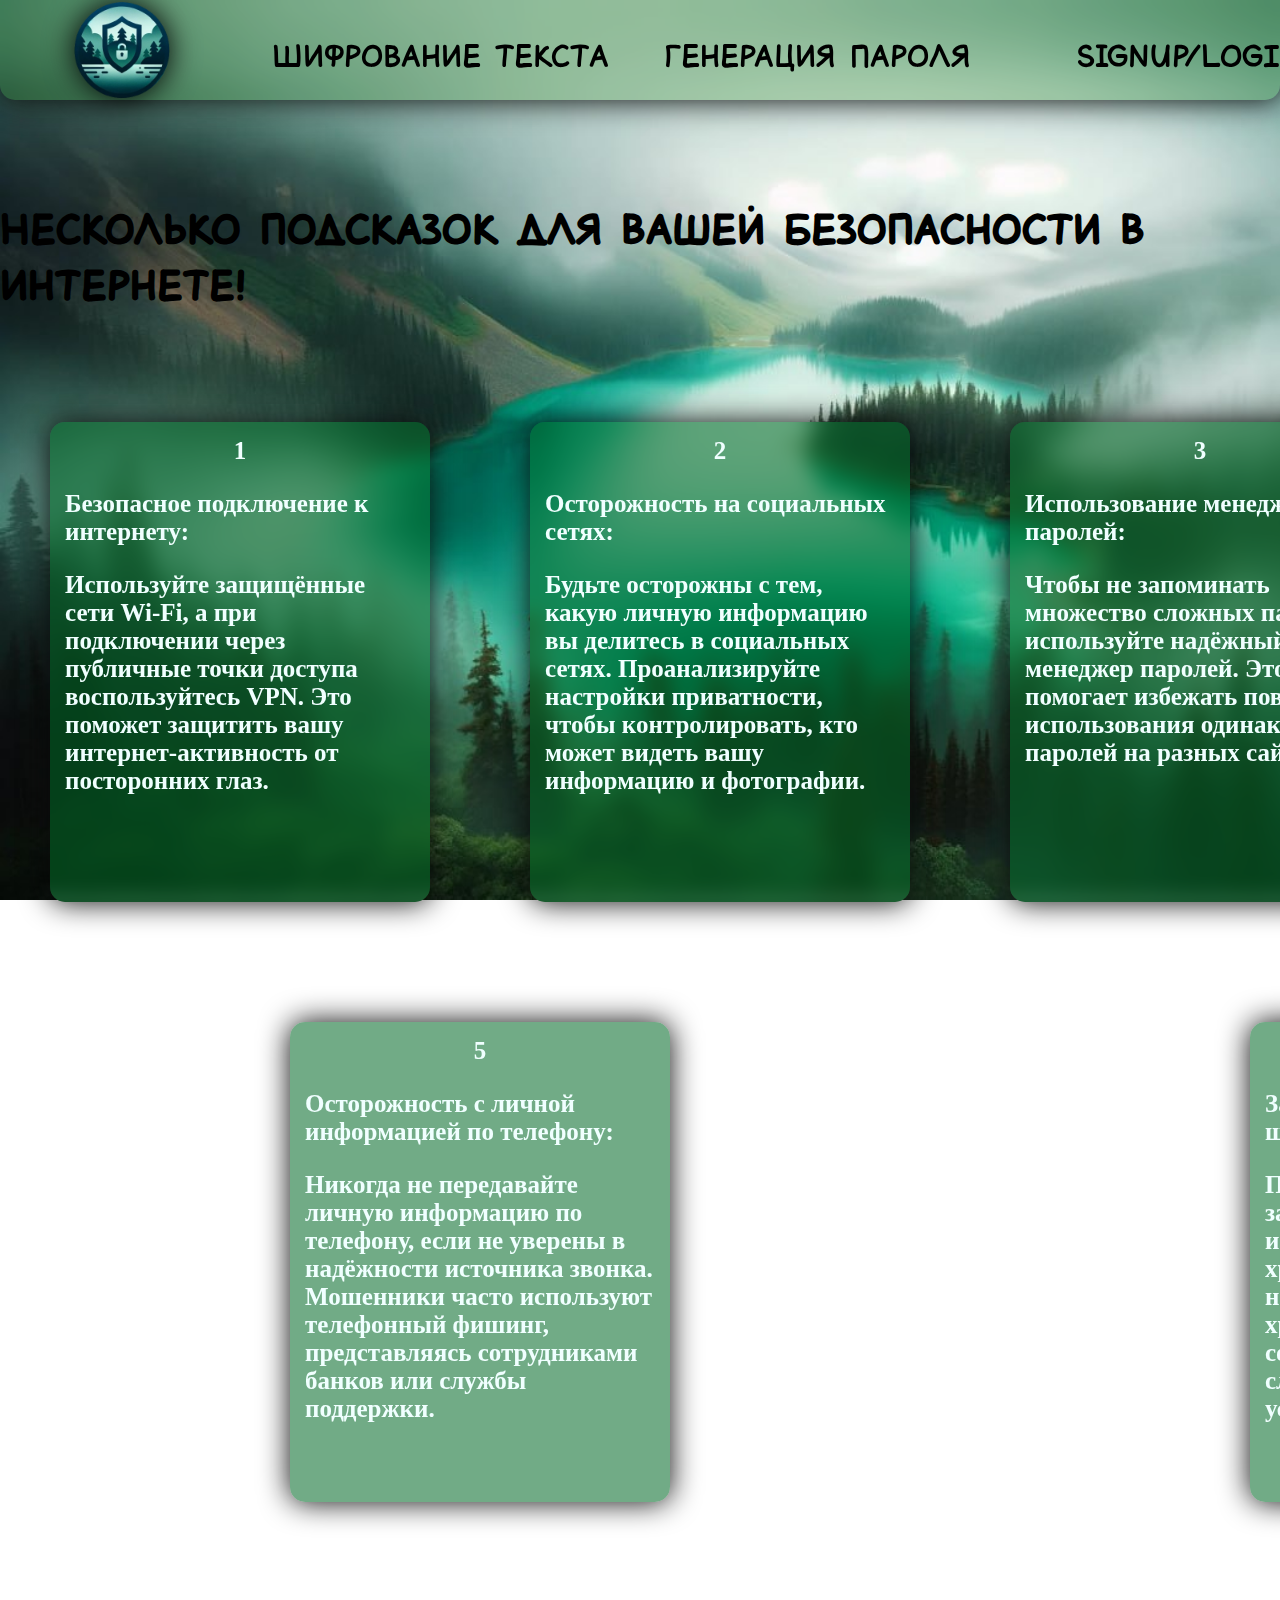
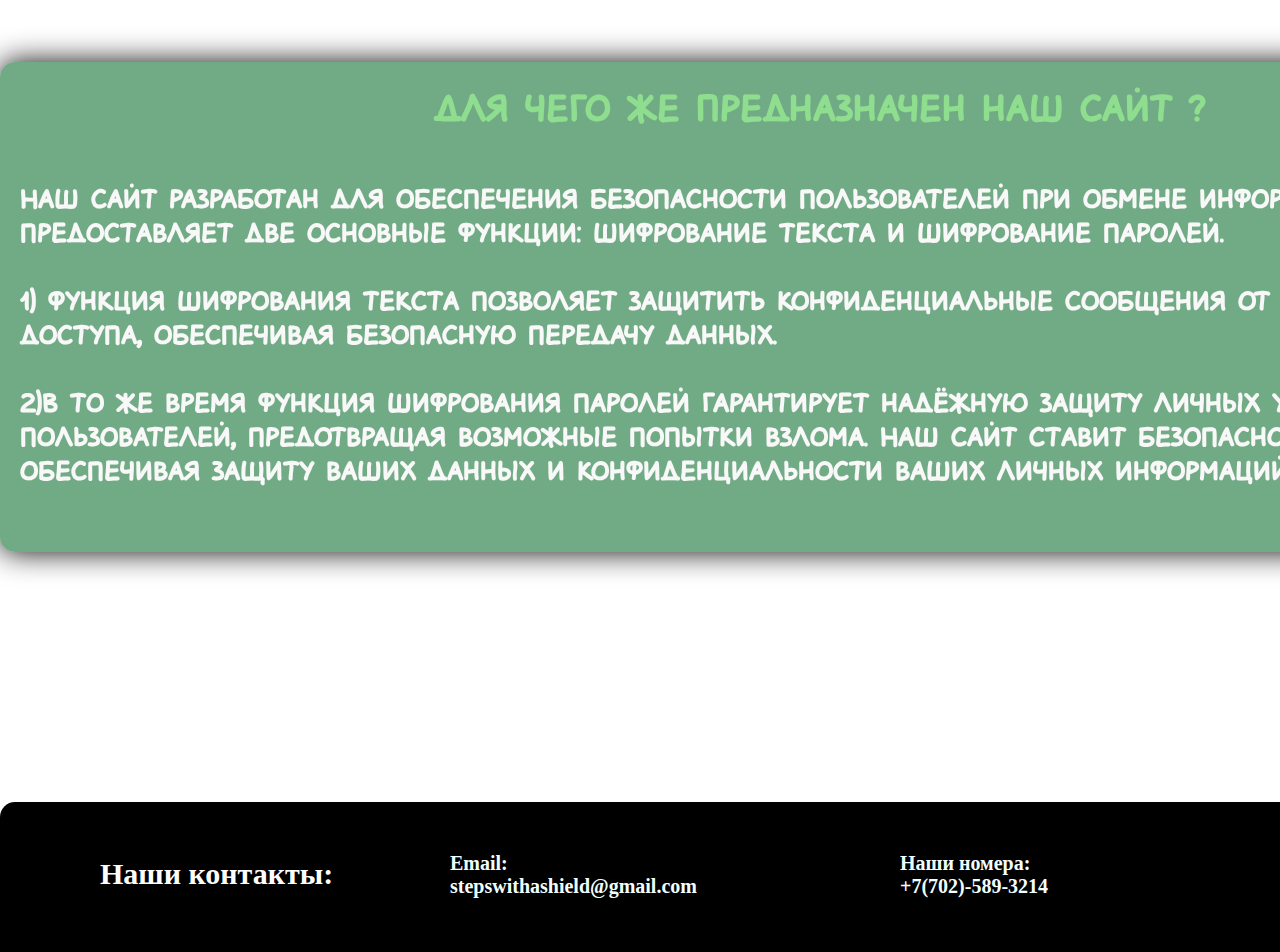
<file: html/index.html>
<!DOCTYPE html>
<html lang="en">
<head>
    <meta charset="UTF-8">
    <meta name="viewport" content="width=device-width, initial-scale=1.0">
    <title>Steps with a Shield | HOME</title>

<!-- ФАВИКОНЫ -->
<link rel="apple-touch-icon" sizes="180x180" href="../favicon/apple-touch-icon.png">
<link rel="icon" type="image/png" sizes="32x32" href="../favicon/favicon-32x32.png">
<link rel="icon" type="image/png" sizes="16x16" href="../favicon/favicon-16x16.png">
<link rel="icon" type="image/png" sizes="512x512" href="../favicon/android-chrome-512x512.png">
<link rel="icon" type="image/png" sizes="192x192" href="../favicon/android-chrome-192x192.png">
<link rel="manifest" href="../favicon/site.webmanifest">
<link rel="mask-icon" href="../favicon/safari-pinned-tab.svg" color="#5bb1d5">
<meta name="msapplication-TileColor" content="#00aba9">
<meta name="theme-color" content="#ffffff">

<!-- CSS -->
<link rel="stylesheet" href="../css/index.css">
</head>
<body>
    <div class="header">
        <img src="../img/LOGO.png" alt="#" id="LOGOHOME">
        <button id="txt_encryption">Шифрование текста</button>
        <button id="pass_generation">Генерация пароля</button>
        <button id="SignUpLogIn">SignUp/LogIn</button>
    </div>
    <p id="headsov1">Несколько подсказок для вашей безопасности в интернете!</p>
    <div class="sov1">
        <div class="txt1">
            <p id="txt1">1</p>
            <p>Безопасное подключение к интернету:</p>
            <p>Используйте защищённые сети Wi-Fi, а при подключении через публичные точки доступа воспользуйтесь VPN. Это поможет защитить вашу интернет-активность от посторонних глаз.</p>
        </div>
        <div class="txt2">
            <p id="txt1">2</p>
            <p>Осторожность на социальных сетях:</p>
            <p>Будьте осторожны с тем, какую личную информацию вы делитесь в социальных сетях. Проанализируйте настройки приватности, чтобы контролировать, кто может видеть вашу информацию и фотографии.</p>
        </div>
        <div class="txt3">
            <p id="txt1">3</p>
            <p>Использование менеджера паролей:</p>
            <p>Чтобы не запоминать множество сложных паролей, используйте надёжный менеджер паролей. Это также помогает избежать повторного использования одинаковых паролей на разных сайтах.</p>
        </div>
        <div class="txt4">
            <p id="txt1">4</p>
            <p>Физическая безопасность устройств:</p>
            <p>Не оставляйте свои мобильные устройства, ноутбуки или планшеты без присмотра в общественных местах. Установите пароли на блокировку экрана и активируйте функции удалённого стирания данных для случаев утери или кражи.</p>
        </div>
    </div>
    <div class="sov2">
        <div class="txt5">
            <p id="txt1">5</p>
            <p>Осторожность с личной информацией по телефону:</p>
            <p>Никогда не передавайте личную информацию по телефону, если не уверены в надёжности источника звонка. Мошенники часто используют телефонный фишинг, представляясь сотрудниками банков или службы поддержки.</p>
        </div>
        <div class="txt6">
            <p id="txt1">6</p>
            <p>Защита данных через шифрование:</p>
            <p>Применяйте шифрование для защиты конфиденциальной информации, особенно при её хранении на портативных носителях или в облачных хранилищах. Это обеспечит сохранность данных даже в случае утраты или кражи устройства.</p>
        </div>
    </div>
    <div class="infous">
        <p id="ussite">Для чего же предназначен наш сайт ?</p>
        <p id="ussite1">Наш сайт разработан для обеспечения безопасности пользователей при обмене информацией. Он предоставляет две основные функции: шифрование текста и шифрование паролей. <br><br>1) Функция шифрования текста позволяет защитить конфиденциальные сообщения от несанкционированного доступа, обеспечивая безопасную передачу данных. <br><br>2)В то же время функция шифрования паролей гарантирует надёжную защиту личных учетных записей пользователей, предотвращая возможные попытки взлома. Наш сайт ставит безопасность в приоритет, обеспечивая защиту ваших данных и конфиденциальности ваших личных информаций.</p>
    </div>

    <div class="footer">
        <p id="Contact">Наши контакты:</p>
        <p id="Email">Email:<br> stepswithashield@gmail.com</p>
        <p id="Number">Наши номера: <br> +7(702)-589-3214</p>
        <a href="https://wa.me/+77025893214" class="WH" target="_blank"><img src="../img/Whatsapp.png" alt="#" id="WH"></a>
        <a href="https://t.me/Dfgeak" class="TG" target="_blank"><img src="../img/Telegram.png" alt="#" id="TG"></a>
    </div>
</body>
<!-- JS -->
<script src="../JS/index.js"></script>
</html>
</file>
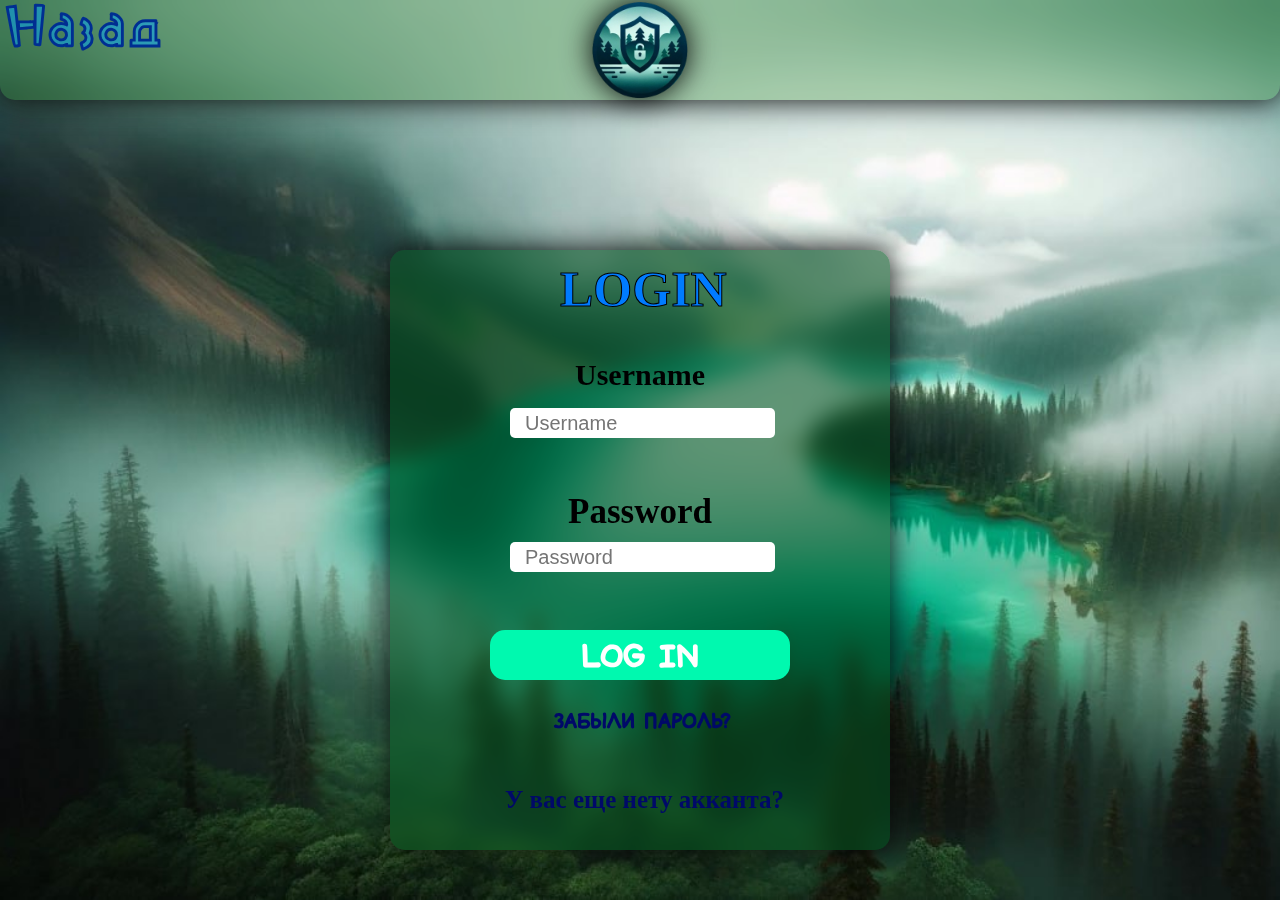
<file: html/login.html>
<!DOCTYPE html>
<html lang="en">
<head>
    <meta charset="UTF-8">
    <meta name="viewport" content="width=device-width, initial-scale=1.0">
    <title>Steps with a Shield | LOGIN</title>

    <!-- ФАВИКОНЫ -->
    <link rel="apple-touch-icon" sizes="180x180" href="../favicon/apple-touch-icon.png">
    <link rel="icon" type="image/png" sizes="32x32" href="../favicon/favicon-32x32.png">
    <link rel="icon" type="image/png" sizes="16x16" href="../favicon/favicon-16x16.png">
    <link rel="icon" type="image/png" sizes="512x512" href="../favicon/android-chrome-512x512.png">
    <link rel="icon" type="image/png" sizes="192x192" href="../favicon/android-chrome-192x192.png">
    <link rel="manifest" href="../favicon/site.webmanifest">
    <link rel="mask-icon" href="../favicon/safari-pinned-tab.svg" color="#5bb1d5">
    <meta name="msapplication-TileColor" content="#00aba9">
    <meta name="theme-color" content="#ffffff">

    <!-- CSS -->
    <link rel="stylesheet" href="../css/login.css">
</head>
<body>
    <button id="back">Назад</button>
    <div class="header">
        <img src="../img/LOGO.png" alt="#" id="LOGOHOME">
    </div>
    <div class="forgotpassinput" id="modal-content">
        <input type="text" id="changePasswordCode" placeholder="Enter Code">
        <button id="confirmChangePassword" >Подтвердить</button>
        <button id="cancelChangePassword">Отмена</button>
    </div> 
    <div class="npass">
        <input type="password" id="newpassword" placeholder="New Password">
        <input type="password" id="confnewpassword" placeholder="Repeat Password">
        <button id="confirmChangePassword1">Подтвердить</button>
        <button id="cancelChangePassword1">Отмена</button>
    </div>
        <div class="loginform">
                <p id="logintxt">LOGIN</p>
            <div class="username">
                <p  id="username">Username</p>
                <input type="text" id="username1" placeholder="Username">
            </div>
            <div class="password">
                <p id="password">Password</p>
                <input type="password" id="password1" placeholder="Password">
            </div>
            <a href="../html/register.html" id="signup">У вас еще нету акканта?</a>
            <button id="Forgotpass">Забыли пароль?</button>
            <div class="signin"><button id="signinbtn">LOG IN</button></div>
        </div>
    </div>
    <div id="error-message" class="error-message"></div> 
    <div id="successfully-message" class="successfully-message"></div>
</body>
<!-- JS -->
<script src="../JS/login.js"></script>
</html>
</file>
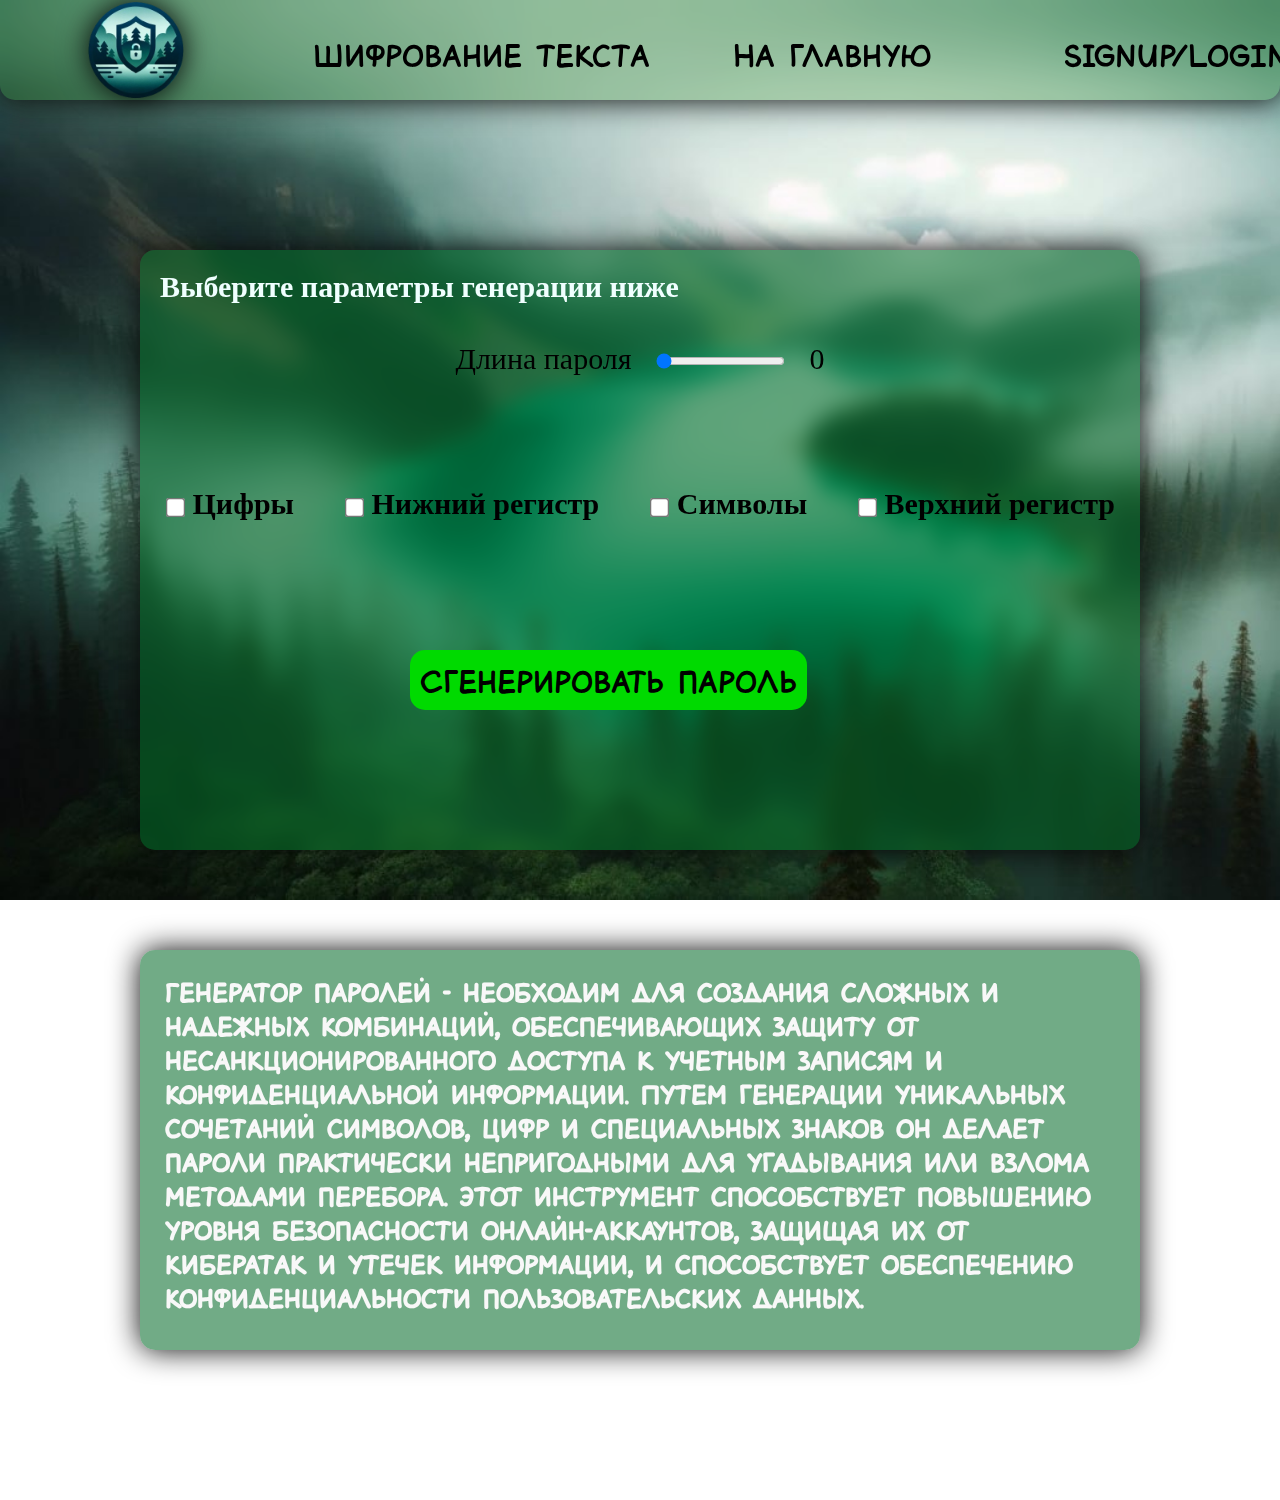
<file: html/passgen.html>
<!DOCTYPE html>
<html lang="en">
<head>
    <meta charset="UTF-8">
    <meta name="viewport" content="width=device-width, initial-scale=1.0">
    <title>Steps with a Shield | PASS</title>

    <!-- ФАВИКОНЫ -->
    <link rel="apple-touch-icon" sizes="180x180" href="../favicon/apple-touch-icon.png">
    <link rel="icon" type="image/png" sizes="32x32" href="../favicon/favicon-32x32.png">
    <link rel="icon" type="image/png" sizes="16x16" href="../favicon/favicon-16x16.png">
    <link rel="icon" type="image/png" sizes="512x512" href="../favicon/android-chrome-512x512.png">
    <link rel="icon" type="image/png" sizes="192x192" href="../favicon/android-chrome-192x192.png">
    <link rel="manifest" href="../favicon/site.webmanifest">
    <link rel="mask-icon" href="../favicon/safari-pinned-tab.svg" color="#5bb1d5">
    <meta name="msapplication-TileColor" content="#00aba9">
    <meta name="theme-color" content="#ffffff">

    <!-- CSS -->
    <link rel="stylesheet" href="../css/passgen.css">
</head>
<body>
    <div class="header">
        <img src="../img/LOGO.png" alt="#" id="LOGOHOME">
        <button id="txt_encryption">Шифрование текста</button>
        <button id="HOME">На главную</button>
        <button id="SignUpLogIn">SignUp/LogIn</button>
    </div>
    <div class="pass">
        <p id="passup">Выберите параметры генерации ниже</p>
        <div class="options">
            <div class="length">
                <p>Длина пароля&nbsp;&nbsp;&nbsp;<input type="range" min="0" max="50" step="1" value="0" id="passLength">&nbsp;&nbsp;&nbsp;<span id="passLengthDisplay">0</span></p>
            </div>
            <div class="options2">
                <div class="numbers">
                    <input type="checkbox" id="NCheckbox">
                    Цифры
                </div>
                <div class="lowercase">
                    <input type="checkbox" id="LCheckbox">
                    Нижний регистр
                </div>
                <div class="symbols">
                    <input type="checkbox" id="SCheckbox">
                    Символы
                </div>
                <div class="uppercase">
                    <input type="checkbox" id="UCheckbox">
                    Верхний регистр
                </div>
            </div>
        </div>
        <button id="readybtn">Сгенерировать пароль</button>
        <p id="ready">Ваш пароль<br><br></p>
        <button class="ICO"><img src="../img/COPYICO.png" alt="Скопировать" id="ICO" title="Скопировать"></button>
    </div>
    <div class="info">
        <p id="info">Генератор паролей - необходим для создания сложных и надежных комбинаций, обеспечивающих защиту от несанкционированного доступа к учетным записям и конфиденциальной информации. Путем генерации уникальных сочетаний символов, цифр и специальных знаков он делает пароли практически непригодными для угадывания или взлома методами перебора. Этот инструмент способствует повышению уровня безопасности онлайн-аккаунтов, защищая их от кибератак и утечек информации, и способствует обеспечению конфиденциальности пользовательских данных.</p>
    </div>
    <div id="error-message" class="error-message"></div>
    <div id="successfully-message" class="successfully-message"></div>
    <div class="footer"></div>
</body>
<!-- JS -->
<script src="../JS/passgen.js"></script>
</html>
</file>
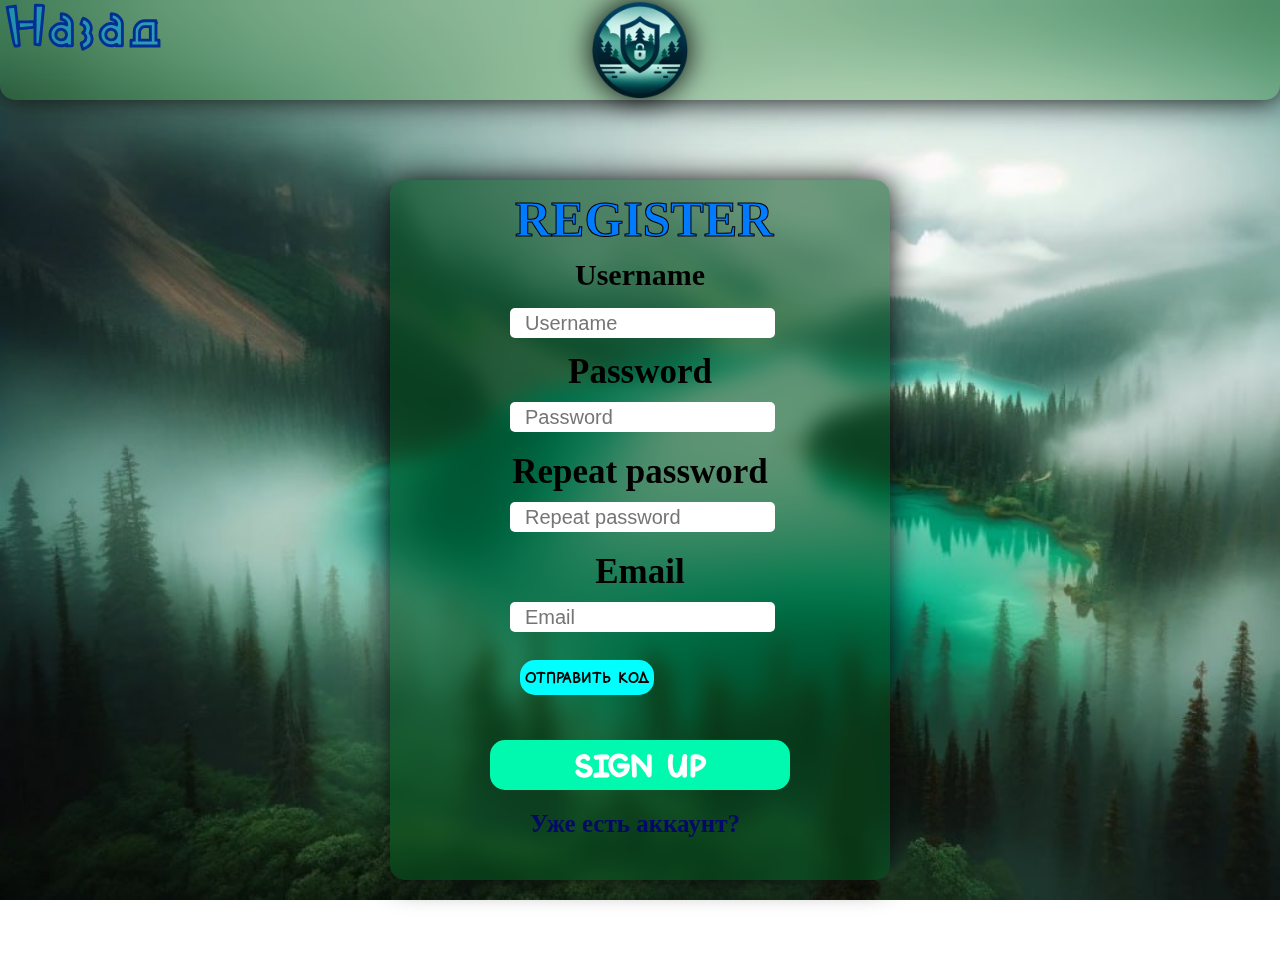
<file: html/register.html>
<!DOCTYPE html>
<html lang="en">
<head>
    <meta charset="UTF-8">
    <meta name="viewport" content="width=device-width, initial-scale=1.0">
    <title>Steps with a Shield | REGISTER</title>

    <!-- ФАВИКОНЫ -->
    <link rel="apple-touch-icon" sizes="180x180" href="../favicon/apple-touch-icon.png">
    <link rel="icon" type="image/png" sizes="32x32" href="../favicon/favicon-32x32.png">
    <link rel="icon" type="image/png" sizes="16x16" href="../favicon/favicon-16x16.png">
    <link rel="icon" type="image/png" sizes="512x512" href="../favicon/android-chrome-512x512.png">
    <link rel="icon" type="image/png" sizes="192x192" href="../favicon/android-chrome-192x192.png">
    <link rel="manifest" href="../favicon/site.webmanifest">
    <link rel="mask-icon" href="../favicon/safari-pinned-tab.svg" color="#5bb1d5">
    <meta name="msapplication-TileColor" content="#00aba9">
    <meta name="theme-color" content="#ffffff">

    <!-- CSS -->
    <link rel="stylesheet" href="../css/register.css">
</head>
<body>
    <button id="back">Назад</button>
    <div class="header">
        <img src="../img/LOGO.png" alt="#" id="LOGOHOME">
    </div>
        <div class="regform">
                <p id="regtxt">REGISTER</p>
            <div class="username">
                <p  id="username">Username</p>
                <input type="text" id="username1" placeholder="Username">
            </div>
            <div class="password">
                <p id="password">Password</p>
                <input type="password" id="password1" placeholder="Password">
            </div>
            <div class="repeatpassword">
                <p id="repeatpassword">Repeat password</p>
                <input type="password" id="repeatpassword1" placeholder="Repeat password">
            </div>
            <div class="email">
                <p id="email">Email</p>
                <input type="text" id="email1" placeholder="Email">
            </div>
            <div class="codeemail">
                <button id="Sendcode">Отправить код</button>
                <input type="text" id="codeinput" placeholder="code">
            </div>
            <a href="../html/login.html" id="signin">Уже есть аккаунт?</a>
            <div class="signin"><button id="signupbtn">SIGN UP</button></div>
        </div>
    </div>
    <div id="error-message" class="error-message"></div>
    <div id="successfully-message" class="successfully-message"></div>
</body>
<!-- JS -->
<script src="../JS/register.js"></script>
</html>
</file>
<file: css/index.css>
/* ШРИФТЫ */
@font-face {
    font-family: "fonts";
    src: url("../Fonts/nyashasans.ttf") format("truetype");
}

body{
    background-image: url(../img/photo_2024-03-25_14-34-17.jpg);
    background-size: cover;
    background-repeat: no-repeat;
    user-select: none;
    margin: 0;
    padding: 0;
    background-attachment: fixed;
    overflow-x: hidden;
}

::-webkit-scrollbar {
    width: 0px;
    background: transparent;
}

.header{
    background: rgba(37, 147, 0, 0.2);
    backdrop-filter: blur(10px);
    border-bottom-left-radius: 15px;
    border-bottom-right-radius: 15px;
    width: 100%;
    height: 100px;
    box-shadow: 0px 0px 30px rgb(9, 9, 9);
    display: flex;
    justify-content: space-around;
    align-items: center;
}

button{
    background: none;
    border: none;
    font-size: 30px;
    cursor: pointer;
    height: 35px;
    border-radius: 15px;
    font-family: 'fonts', sans-serif;
}

#SignUpLogIn{
    position: relative;
    left: 50px;
}

#LOGOHOME{
    width: 200px;
    height: 200px;
    filter: drop-shadow(0px 0px 15px rgb(0, 0, 0));
}

#headsov1{
    margin: 0px;
    padding: 0px;
    position: relative;
    display: flex;
    justify-content: center;
    top: 100px;
    font-size: 40px;
    color: rgb(0, 0, 0);
    font-weight: bold;
    font-family: 'fonts', sans-serif;
}

.sov1{ 
    width: 1920px;
    height: 600px;
    position: relative;
    top: 150px;
    display: flex;
    justify-content: space-around;
    align-items: center;
}

.txt1,
.txt2,
.txt3,
.txt4,
.txt5,
.txt6{
    background: rgba(0, 104, 38, 0.557);
    backdrop-filter: blur(10px);
    box-shadow: 0px 0px 30px rgb(9, 9, 9);
    width: 350px;
    height: 450px;
    font-size: 25px;
    color: azure;
    font-weight: bold;
    border-radius: 15px;
    padding: 15px;
}
#txt1,
#txt2,
#txt3,
#txt4,
#txt5,
#txt6{
    margin: 0px;
    padding: 0px;
    display: flex;
    justify-content: center;
}

.sov2{ 
    width: 1920px;
    height: 600px;
    position: relative;
    top: 150px;
    display: flex;
    justify-content: space-around;
    align-items: center;
}

.infous{ 
    width: 1600px;
    height: 450px;
    position: relative;
    top: 250px;
    margin: 0 auto;
    background: rgba(0, 104, 38, 0.557);
    backdrop-filter: blur(10px);
    box-shadow: 0px 0px 30px rgb(9, 9, 9);
    border-radius: 15px;
    padding: 20px;
}

#ussite{
    margin: 0px;
    padding: 0px; 
    display: flex;
    justify-content: center;
    font-size: 35px;
    color: rgb(143, 222, 143);
    font-weight: bold;
    font-family: 'fonts', sans-serif;
}

#ussite1{
    margin-top: 50px;
    margin: left right 20px;
    padding: 0px; 
    display: flex;
    justify-content: center;
    font-size: 25px;
    color: rgb(248, 248, 248);
    font-weight: bold;
    font-family: 'fonts', sans-serif;
}

.footer{
    position: relative;
    top: 500px;
    width: 1920px;
    height: 150px;
    margin: 0px;
    padding: 0px;
    background-color: black;
    border-top-left-radius: 15px;
    border-top-right-radius: 15px;
}

#Contact{
    font-size: 30px;
    font-weight: bold;
    color: white;
    position: absolute;
    display: flex;
    top: 25px;
    left: 100px;
}

#WH,
#TG{
    width: 100px;
    height: 100px;
    margin: 0px;
    padding: 0px;

}

#WH{
    position: absolute;
    top: 25px;
    left: 1300px;
}

.WH:hover #WH {
    animation: fadeInWH 0.5s ease forwards;
}

.WH:not(:hover) #WH {
    animation: fadeOutWH 0.5s ease forwards;
}

@keyframes fadeInWH {
    from {
        transform: scale(0.8);
        filter: drop-shadow(0px 0px 0px rgb(0, 0, 0, 0));
    }
    to {
        transform: scale(1);
        filter: drop-shadow(0px 0px 15px rgb(47, 255, 0));
    }
}

@keyframes fadeOutWH {
    from {
        transform: scale(1);
        filter: drop-shadow(0px 0px 15px rgb(47, 255, 0));
    }
    to {
        transform: scale(0.8);
        filter: drop-shadow(0px 0px 0px rgb(0, 0, 0, 0));
    }
}

#TG{
    position: absolute;
    top: 25px;
    left: 1600px;
}

.TG:hover #TG {
    animation: fadeInTG 0.5s ease forwards;
}

.TG:not(:hover) #TG {
    animation: fadeOutTG 0.5s ease forwards;
}

@keyframes fadeInTG {
    from {
        transform: scale(0.8);
        filter: drop-shadow(0px 0px 0px rgb(0, 0, 0, 0));
    }
    to {
        transform: scale(1);
        filter: drop-shadow(0px 0px 15px rgb(0, 217, 255));
    }
}

@keyframes fadeOutTG {
    from {
        transform: scale(1);
        filter: drop-shadow(0px 0px 15px rgb(0, 217, 255));
    }
    to {
        transform: scale(0.8);
        filter: drop-shadow(0px 0px 0px rgb(0, 0, 0, 0));
    }
}

#Email{
    color: azure;
    position: absolute;
    top: 30px;
    left: 450px;
    font-size: 20px;
    font-weight: bold;
}

#Number{
    color: azure;
    position: absolute;
    top: 30px;
    left: 900px;
    font-size: 20px;
    font-weight: bold;
}
</file>
<file: css/login.css>
/* ШРИФТЫ */
@font-face {
    font-family: "fonts";
    src: url("../Fonts/nyashasans.ttf") format("truetype");
}

@font-face {
    font-family: "fonts1";
    src: url("../Fonts/Baskin\ Robbins\ Cyr_1.ttf") format("truetype");
}

body{
    background-image: url(../img/photo_2024-03-25_14-34-17.jpg);
    background-size: cover;
    background-repeat: no-repeat;
    user-select: none;
    margin: 0;
    padding: 0;
    background-attachment: fixed;
    overflow-x: hidden;
}

::-webkit-scrollbar {
    width: 0px;
    background: transparent;
}

.header{
    background: rgba(37, 147, 0, 0.2);
    backdrop-filter: blur(10px);
    border-bottom-left-radius: 15px;
    border-bottom-right-radius: 15px;
    width: 100%;
    height: 100px;
    box-shadow: 0px 0px 30px rgb(9, 9, 9);
    display: flex;
    justify-content: space-around;
    align-items: center;
}

button{
    background: none;
    border: none;
    font-size: 30px;
    cursor: pointer;
    height: 35px;
    border-radius: 15px;
    font-family: 'fonts', sans-serif;
}

#LOGOHOME{
    width: 200px;
    height: 200px;
    filter: drop-shadow(0px 0px 15px rgb(0, 0, 0));
}

#back{
    position: absolute;
    z-index: 99;
    color: rgb(0, 166, 255, 0.5);
    font-size: 60px;
    font-weight: bolder;
    font-family: 'fonts1', sans-serif;
    -webkit-text-stroke: 1px rgb(0, 46, 145);
    letter-spacing: 7px;
}

.loginform{
    width: 500px;
    height: 600px;
    background: rgba(0, 78, 29, 0.557);
    backdrop-filter: blur(10px);
    box-shadow: 0px 0px 30px rgb(9, 9, 9);
    margin: 0 auto;
    position: relative;
    top: 150px;
    border-radius: 15px;
}

#logintxt{
    position: relative;
    left: 170px;
    top: 10px;
    margin: 0px;
    padding: 0px;
    font-size: 50px;
    font-weight: bolder;
    width: 100px;
    color: rgb(0, 123, 255);
    -webkit-text-stroke: 1px black;
}

.username{
    position: relative;
    top: 50px;
    margin: 0px;
    padding: 0px;
    border: none;
}

#username{
    font-size: 30px;
    font-family: 'Calibri';
    margin:0px;
    padding: 0px;
    font-weight: bolder;
    text-align: center;
}

#username1{
    margin:0px;
    border: none;
    border-radius: 5px;
    top: 50px;
    padding: 0px;
    width: 250px;
    height: 30px;
    display: flex;
    justify-content:center;
    align-items: center;
    position: absolute;
    left: 120px;
    outline: none;
    padding-left: 15px;
    font-size: 20px;
}


.password{
    position: relative;
    top: 150px;
    font-size: 35px;
    margin: 0px;
    padding: 0px;
}

#password{
    margin:0px;
    padding: 0px;
    font-weight: bolder;
    font-family: 'Calibri';
    text-align: center;
}

#password1{
    margin:0px;
    top: 50px;
    padding: 0px;
    padding-left: 15px;
    width: 250px;
    border-radius: 5px;
    border: none;
    height: 30px;
    display: flex;
    outline: none;
    justify-content:center;
    align-items: center;
    position: absolute;
    left: 120px;
    font-size: 20px;
}


.signin{
    position: absolute;
    top: 420px;
    width: 200px;
    height: 200px;
}

#signinbtn{
    position: absolute;
    width: 300px;
    height: 50px;
    border: none;
    background-color: rgb(0, 249, 175);
    border-radius: 15px;
    color: white;
    left: 100px;
    top: -40px;
    cursor: pointer;
    font-size: 30px;
    font-weight: bolder;
    transition: 0.3s;
}

#signinbtn:hover{
    animation: glow 1s infinite;
}

@keyframes glow {
    0% { box-shadow: 0px 0px 10px rgb(155, 239, 122); }
    50% { box-shadow: 0px 0px 20px rgb(155, 239, 122); }
    100% { box-shadow: 0px 0px 10px rgb(155, 239, 122); }
}

#signup {
    position: relative;
    top: 400px;
    left: 115px;
    font-size: 25px;
    text-align: center;
    text-decoration: none;
    font-weight: bolder;
    color: rgb(0, 9, 104);
}

#Forgotpass {
    position: relative;
    top: 320px;
    left: -125px;
    font-size: 20px;
    text-align: center;
    text-decoration: none;
    font-weight: bolder;
    color: rgb(0, 9, 104);
}

#modal-content{
    opacity: 0;
    transition: opacity 0.3s ease;
}

#modal-content.show{
    opacity: 1;
}

.forgotpassinput{
    position: absolute;
    top: 450px;
    left: 200px;    
    font-size: 20px;
    width: 333px;
    padding: 10px;
    display: flex;
    align-items: center;
    background-color: rgba(0, 255, 255, 0.451);
    border-radius:15px ;
    z-index: 99;
}

#changePasswordCode{
    width: 100px;
    font-size: 20px;
    border-radius: 10px;
    border: 2px orange solid;
    background: rgb(255, 232, 80, 0.3);
    backdrop-filter: blur(60px);
    color: azure;
    margin-left: 5px;
}

#changeEmailCode::placeholder {
    color: white;
    font-size: 15px;
}

#confirmChangePassword{
    background-color: rgba(0, 125, 0, 0.435);
    border: 1px green solid;
    border-radius: 10px;
    margin-right: 5px;
    margin-left: 5px;
    font-size: 15px;
}

#cancelChangePassword{
    background-color: rgba(255, 0, 0, 0.523);
    border: 1px rgb(128, 0, 0) solid;
    border-radius: 10px;
    margin-left: 5px;
    font-size: 15px;
}

.npass{
    position: absolute;
    top: 410px;
    left: 200px;
    font-size: 20px;
    width: 300px;
    height: 220px;
    padding: 10px;
    display: flex;
    align-items: center;
    background-color: rgba(0, 255, 255, 0.451);
    border-radius:15px ;
    opacity: 0;
    z-index: 1;
}

.npass.show{
    opacity: 1;
}

#newpassword{
    position: relative;
    top: -90px;
    border-radius: 5px;
    border: none;
    left: 60px;
    width: 200px;
    height: 20px;
}

#confnewpassword{
    position: relative;
    top: -20px;
    border-radius: 5px;
    border: none;
    left: -113px;
    width: 200px;
    height: 20px;
}

#confirmChangePassword1{
    background-color: rgba(0, 125, 0, 0.435);
    border: 1px green solid;
    border-radius: 10px;
    margin-right: 5px;
    margin-left: 5px;
    font-size: 15px;
    position: relative;
    top: 40px;
    left: -330px;
}

#cancelChangePassword1{
    background-color: rgba(255, 0, 0, 0.523);
    border: 1px rgb(128, 0, 0) solid;
    border-radius: 10px;
    margin-left: 5px;
    font-size: 15px;
    position: relative;
    top: 40px;
    left: -290px;
}

.error-message {
    display: none;
    position: absolute;
    top: 180px;
    left: 960px;
    transform: translate(-50%, -50%);
    padding: 20px;
    background-color: rgba(255, 83, 83, 0.3);
    box-shadow: 0px 0px 15px rgba(0, 0, 0, 0.8);
    border: 1px solid #ff0000;
    border-radius: 5px;
    z-index: 1;
}

.successfully-message {
    display: none;
    position: absolute;
    top: 200px;
    left: 950px;
    transform: translate(-50%, -50%);
    padding: 20px;
    background-color: rgba(13, 193, 0, 0.674);
    box-shadow: 0px 0px 15px rgba(0, 0, 0, 0.8);
    border: 1px solid rgb(0, 117, 10);
    border-radius: 5px;
    z-index: 1;
}
</file>
<file: css/passgen.css>
/* ШРИФТЫ */
@font-face {
    font-family: "fonts";
    src: url("../Fonts/nyashasans.ttf") format("truetype");
}

body{
    background-image: url(../img/photo_2024-03-25_14-34-17.jpg);
    background-size: cover;
    background-repeat: no-repeat;
    user-select: none;
    margin: 0;
    padding: 0;
    background-attachment: fixed;
    overflow-x: hidden;
}

::-webkit-scrollbar {
    width: 0px;
    background: transparent;
}

.header{
    background: rgba(37, 147, 0, 0.2);
    backdrop-filter: blur(10px);
    border-bottom-left-radius: 15px;
    border-bottom-right-radius: 15px;
    width: 100%;
    height: 100px;
    box-shadow: 0px 0px 30px rgb(9, 9, 9);
    display: flex;
    justify-content: space-around;
    align-items: center;
}

button{
    background: none;
    border: none;
    font-size: 30px;
    cursor: pointer;
    height: 35px;
    border-radius: 15px;
    font-family: 'fonts', sans-serif;
}

#SignUpLogIn{
    position: relative;
    left: 50px;
}

#LOGOHOME{
    width: 200px;
    height: 200px;
    filter: drop-shadow(0px 0px 15px rgb(0, 0, 0));
}

.pass{
    width: 1000px;
    height: 600px;
    background: rgba(0, 104, 38, 0.557);
    backdrop-filter: blur(10px);
    box-shadow: 0px 0px 30px rgb(9, 9, 9);
    margin: 0 auto;
    position: relative;
    top: 150px;
    border-radius: 15px;
}

#passup{
    font-size: 30px;
    font-weight: bold;
    color: azure;
    margin: 0px;
    padding-left: 20px;
    padding-top: 20px;
}

.options{
    position: relative;
    top: 30px;
    width: 100%;
    height: 50px;
    display: flex;
    justify-content: space-around;
    align-items: center;
    font-size: 30px;
}

#readybtn{
    position: absolute;
    top: 400px;
    left: 270px;
    background-color: rgb(0, 218, 0);
    border-radius:15px;
    height: 60px;
    padding: 10px;
}

#readybtn:hover {
    animation: fadeInready 0.5s ease forwards;
}

#readybtn:not(:hover) {
    animation: fadeOutready 0.5s ease forwards;
}

@keyframes fadeInready {
    from {
        filter: drop-shadow(0px 0px 0px rgb(0, 0, 0, 0));
    }
    to {
        transform: scale(1);
        filter: drop-shadow(0px 0px 15px rgb(47, 255, 0));
    }
}

@keyframes fadeOutready {
    from {
        filter: drop-shadow(0px 0px 15px rgb(47, 255, 0));
    }
    to {
        filter: drop-shadow(0px 0px 0px rgb(0, 0, 0, 0));
    }
}

#ready{
    background-color: rgba(29, 235, 29, 0.536);
    backdrop-filter: blur(10px);
    border-radius:5px;
    width: 500px;
    border: 1px solid lawngreen;
    padding: 5px;
    position: relative;
    top: 380px;
    left: 210px;
    opacity: 0;
    word-wrap: break-word;
    font-size: 18px;
    font-weight: 800;
    user-select: text;
}

#ready.show{
    opacity: 1;
}

#ICO{
    width: 40px;
    height: 40px;
    position: absolute;
    top: 405px;
    left: 700px;
    z-index: 99;
    opacity: 0;
}

#ICO.show{
    opacity: 1;
}

.error-message {
    display: none;
    position: absolute;
    top: 200px;
    left: 950px;
    transform: translate(-50%, -50%);
    padding: 20px;
    background-color: rgba(255, 83, 83, 0.3);
    box-shadow: 0px 0px 15px rgba(0, 0, 0, 0.8);
    border: 1px solid #ff0000;
    border-radius: 5px;
    z-index: 1;
}

.successfully-message {
    display: none;
    position: absolute;
    top: 200px;
    left: 950px;
    transform: translate(-50%, -50%);
    padding: 20px;
    background-color: rgba(13, 193, 0, 0.674);
    box-shadow: 0px 0px 15px rgba(0, 0, 0, 0.8);
    border: 1px solid rgb(0, 117, 10);
    border-radius: 5px;
    z-index: 1;
}

.options2{
    width: 1000px;
    height: 100px;
    position: absolute;
    top: 120px;
    display: flex;
    justify-content: space-around;
    align-items: center;
    font-size: 30px;
    font-weight: 600;
}

input[type="checkbox"] {
    transform: scale(1.5); 
}

.info{
    width: 1000px;
    height: 400px;
    background: rgba(0, 104, 38, 0.557);
    backdrop-filter: blur(10px);
    box-shadow: 0px 0px 30px rgb(9, 9, 9);
    margin: 0 auto;
    position: relative;
    top: 200px;
    border-radius: 15px;
    bottom: 50px;
}

#info{
    margin-top: 50px;
    margin: left right 20px;
    padding: 25px; 
    display: flex;
    justify-content: center;
    font-size: 25px;
    color: rgb(248, 248, 248);
    font-weight: bold;
    font-family: 'fonts', sans-serif;
}

.footer{
    position: relative;
    top: 200px;
    width: 1920px;
    height: 150px;
    margin: 0px;
    padding: 0px;
}
</file>
<file: css/register.css>
/* ШРИФТЫ */
@font-face {
    font-family: "fonts";
    src: url("../Fonts/nyashasans.ttf") format("truetype");
}

@font-face {
    font-family: "fonts1";
    src: url("../Fonts/Baskin\ Robbins\ Cyr_1.ttf") format("truetype");
}

body{
    background-image: url(../img/photo_2024-03-25_14-34-17.jpg);
    background-size: cover;
    background-repeat: no-repeat;
    user-select: none;
    margin: 0;
    padding: 0;
    background-attachment: fixed;
    overflow-x: hidden;
}

::-webkit-scrollbar {
    width: 0px;
    background: transparent;
}

.header{
    background: rgba(37, 147, 0, 0.2);
    backdrop-filter: blur(10px);
    border-bottom-left-radius: 15px;
    border-bottom-right-radius: 15px;
    width: 100%;
    height: 100px;
    box-shadow: 0px 0px 30px rgb(9, 9, 9);
    display: flex;
    justify-content: space-around;
    align-items: center;
}

button{
    background: none;
    border: none;
    font-size: 30px;
    cursor: pointer;
    height: 35px;
    border-radius: 15px;
    font-family: 'fonts', sans-serif;
}

#LOGOHOME{
    width: 200px;
    height: 200px;
    filter: drop-shadow(0px 0px 15px rgb(0, 0, 0));
}

#back{
    position: absolute;
    z-index: 99;
    color: rgb(0, 166, 255, 0.5);
    font-size: 60px;
    font-weight: bolder;
    font-family: 'fonts1', sans-serif;
    -webkit-text-stroke: 1px rgb(0, 46, 145);
    letter-spacing: 7px;
}

.regform{
    width: 500px;
    height: 700px;
    background: rgba(0, 78, 29, 0.557);
    backdrop-filter: blur(10px);
    box-shadow: 0px 0px 30px rgb(9, 9, 9);
    margin: 0 auto;
    position: relative;
    top: 80px;
    border-radius: 15px;
}

#regtxt{
    position: relative;
    left: 125px;
    top: 10px;
    margin: 0px;
    padding: 0px;
    font-size: 50px;
    font-weight: bolder;
    width: 100px;
    color: rgb(0, 123, 255);
    -webkit-text-stroke: 1px black;
}

.username{
    position: relative;
    top: 20px;
    margin: 0px;
    padding: 0px;
    border: none;
}

#username{
    font-size: 30px;
    font-family: 'Calibri';
    margin:0px;
    padding: 0px;
    font-weight: bolder;
    text-align: center;
}

#username1{
    margin:0px;
    border: none;
    border-radius: 5px;
    top: 50px;
    padding: 0px;
    width: 250px;
    height: 30px;
    display: flex;
    justify-content:center;
    align-items: center;
    position: absolute;
    left: 120px;
    outline: none;
    padding-left: 15px;
    font-size: 20px;
}


.password{
    position: relative;
    top: 80px;
    font-size: 35px;
    margin: 0px;
    padding: 0px;
}

#password{
    margin:0px;
    padding: 0px;
    font-weight: bolder;
    font-family: 'Calibri';
    text-align: center;
}

#password1{
    margin:0px;
    top: 50px;
    padding: 0px;
    padding-left: 15px;
    width: 250px;
    border-radius: 5px;
    border: none;
    height: 30px;
    display: flex;
    outline: none;
    justify-content:center;
    align-items: center;
    position: absolute;
    left: 120px;
    font-size: 20px;
}

.repeatpassword{
    position: relative;
    top: 140px;
    font-size: 35px;
    margin: 0px;
    padding: 0px;
}

#repeatpassword{
    margin:0px;
    padding: 0px;
    font-weight: bolder;
    font-family: 'Calibri';
    text-align: center;
}

#repeatpassword1{
    margin:0px;
    top: 50px;
    padding: 0px;
    padding-left: 15px;
    width: 250px;
    border-radius: 5px;
    border: none;
    height: 30px;
    display: flex;
    outline: none;
    justify-content:center;
    align-items: center;
    position: absolute;
    left: 120px;
    font-size: 20px;
}

.email{
    position: relative;
    top: 200px;
    font-size: 35px;
    margin: 0px;
    padding: 0px;
}

#email{
    margin:0px;
    padding: 0px;
    font-weight: bolder;
    font-family: 'Calibri';
    text-align: center;
}

#email1{
    margin:0px;
    top: 50px;
    padding: 0px;
    padding-left: 15px;
    width: 250px;
    border-radius: 5px;
    border: none;
    height: 30px;
    display: flex;
    outline: none;
    justify-content:center;
    align-items: center;
    position: absolute;
    left: 120px;
    font-size: 20px;
}

.codeemail{
    position: relative;
    top: 260px;
    left: 130px;
    font-size: 35px;
    margin: 0px;
    padding: 0px;
}

#Sendcode{
    margin:0px;
    padding: 5px;
    font-size: 15px;
    background-color: aqua;
}

#codeinput{
    margin:0px;
    padding: 0px;
    width: 100px;
    border-radius: 5px;
    border: none;
    height: 30px;
    font-size: 20px;
    opacity: 0;
}

#codeinput.show{
    opacity: 1;
}

.signin{
    position: absolute;
    top: 600px;
    width: 200px;
    height: 200px;
}

#signupbtn{
    position: absolute;
    width: 300px;
    height: 50px;
    border: none;
    background-color: rgb(0, 249, 175);
    border-radius: 15px;
    color: white;
    left: 100px;
    top: -40px;
    cursor: pointer;
    font-size: 30px;
    font-weight: bolder;
    transition: 0.3s;
}

#signupbtn:hover{
    animation: glow 1s infinite;
}

@keyframes glow {
    0% { box-shadow: 0px 0px 10px rgb(155, 239, 122); }
    50% { box-shadow: 0px 0px 20px rgb(155, 239, 122); }
    100% { box-shadow: 0px 0px 10px rgb(155, 239, 122); }
}

#signin {
    position: relative;
    top: 375px;
    left: 140px;
    font-size: 25px;
    text-align: center;
    text-decoration: none;
    font-weight: bolder;
    color: rgb(0, 9, 104);
}

.error-message {
    display: none;
    position: absolute;
    top: 140px;
    left: 950px;
    transform: translate(-50%, -50%);
    padding: 20px;
    background-color: rgba(255, 83, 83, 0.3);
    box-shadow: 0px 0px 15px rgba(0, 0, 0, 0.8);
    border: 1px solid #ff0000;
    border-radius: 5px;
    z-index: 1;
}

.successfully-message {
    display: none;
    position: absolute;
    top: 140px;
    left: 950px;
    transform: translate(-50%, -50%);
    padding: 20px;
    background-color: rgba(13, 193, 0, 0.674);
    box-shadow: 0px 0px 15px rgba(0, 0, 0, 0.8);
    border: 1px solid rgb(0, 117, 10);
    border-radius: 5px;
    z-index: 1;
}
</file>
